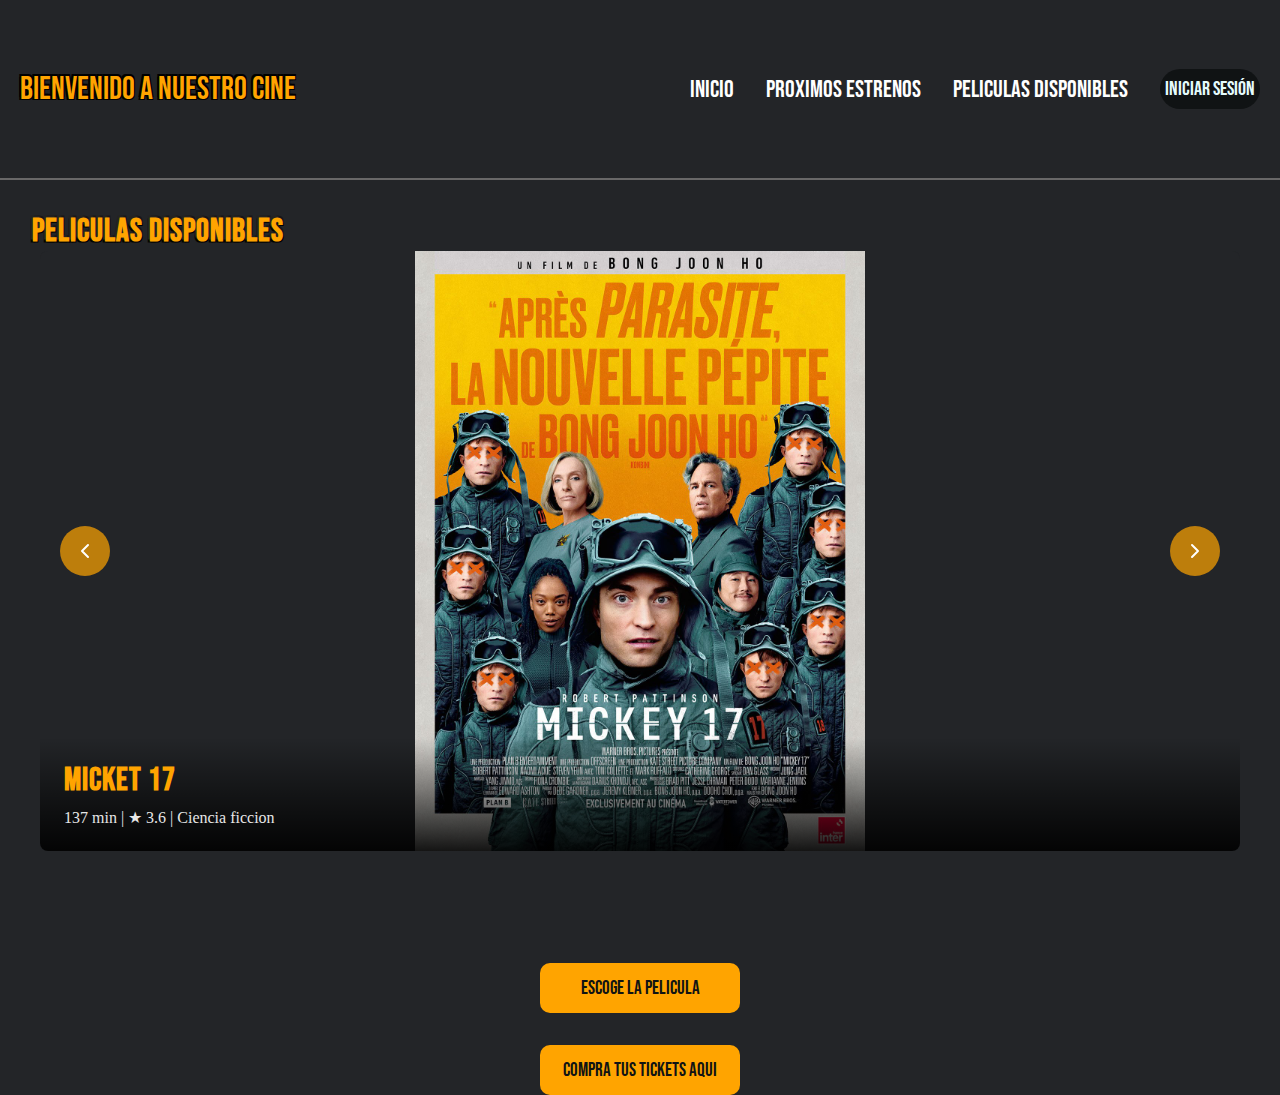
<file: index.html>
<!DOCTYPE html>
<html lang="en">
<head>
    <meta charset="UTF-8">
    <meta name="viewport" content="width=device-width, initial-scale=1.0">
    <title>cine unidos</title>
    <link rel="stylesheet" href="/css/style.css">
    <link href="https://cdn.jsdelivr.net/npm/bootstrap@5.3.3/dist/css/bootstrap.min.css"

</head>

<body>
    <header class="hero">
        <h1>Bienvenido a nuestro cine</h1>
        <nav>
            <ul class="menu">
                <li class="menu-item"><a href="">Inicio</a></li>
                <li class="menu-item"><a href="">proximos estrenos</a></li>
                <li class="menu-item"><a href="">Peliculas disponibles</a></li>
                <div id="user-status">
                    <button id="sesion">Iniciar sesion</button>
                </div>
            </ul>
        </nav>
    </header>
    <div class="modal">
        <div class="modal-content">        
            <form id="Login-Form" class="modal-form">
                <span class="close-modal">&times;</span>
                <h2 class="modal-title">Iniciar Sesion</h2>
                <div id="login-message" class="message"></div>
                <div class="form-group">
                    <label for="usuario">Usuario</label>
                    <input type="text" id="usuario" name="usuario" required>
                </div>
                <div class="form-group">
                    <label for="contraseña">Contraseña</label>
                    <input type="password" id="contraseña" name="contraseña" required>
                </div>
                <button type="submit" class="submit-btn">Ingresar</button>
                <button type="button" class="vuelta" id="otro-modal">¿No tienes una cuenta? Registrate</button>
            </form>
            <form id="register-form" class="modal-register">
                <span class="close-modal">&times;</span>
                <h2 class="modal-title">registrarse</h2>
                <div id="register-message" class="message"></div>
                <div class="form-group">
                    <label for="nombre">Nombre</label>
                    <input type="text" id="nombre" name="nombre" required>
                </div>
                <div class="form-group">
                    <label for="email">Email</label>
                    <input type="text" id="email" name="email" required>
                </div>
                <div class="form-group">
                    <label for="usuario">Usuario</label>
                    <input type="text" id="usuario-register" name="usuario" required>
                </div>
                <div class="form-group">
                    <label for="contraseña">Contraseña</label>
                    <input type="password" id="contraseña-register" name="contraseña" required>
                </div>
                <button  type="submit"  class="submit-btn">registrarse</button>
                <button type="button" class="vuelta" id="vueltaModal"></button>
            </form>
        </div>
    </div>
    <div id="mensaje-sesion" class="mensaje-sesion">
        <div class="mensaje-content">
            <span class="close-mensaje-sesion">&times;</span>
            <h2 class="mensaje-title">debes iniciar sesion primero</h2>
        </div>
    </div>
    <div class="modal-seleccionador">
        <div class="modal-content-seleccionador">
            <span class="close-modal-seleccionador">&times;</span>
            <h2 class="modal-title">Selecciona alguna de las peliculas disponibles</h2>
            <div class="carousel-container">
                <button class="carousel-btn prev-btn" aria-label="Película anterior">
                    <svg xmlns="http://www.w3.org/2000/svg" width="24" height="24" viewBox="0 0 24 24" fill="none" stroke="currentColor" stroke-width="2" stroke-linecap="round" stroke-linejoin="round">
                        <path d="M15 18l-6-6 6-6"/>
                    </svg>
                </button>       
                <div class="carousel-wrapper">
                    <ul class="carousel">
                        <li class="carousel-item">
                            <div class="movie-poster">
                                <img src="./img/a55e6a3b1771606323178493aae5e262.jpg" alt="Poster de Película 1" class="slider-img">
                            </div>
                            <div class="movie-info">
                                <h3>Mickey 17</h3>
                                <div class="movie-meta">
                                    <span class="duration">137 min</span>
                                    <span class="rating">★ 3.6</span>
                                    <span class="genre">Ciencia ficcion</span>
                                </div>
                            </div>
                        </li>                 
                        <li class="carousel-item">
                            <div class="movie-poster">
                                <img src="./img/MV5BNDRjY2E0ZmEtN2QwNi00NTEwLWI3MWItODNkMGYwYWFjNGE0XkEyXkFqcGc@._V1_.jpg" alt="Poster de Película 2" class="slider-img">
                            </div>
                            <div class="movie-info">
                                <h3>Capitan America: Brave new world</h3>
                                <div class="movie-meta">
                                    <span class="duration">122 min</span>
                                    <span class="rating">★ 3.0</span>
                                    <span class="genre">Super heroes</span>
                                </div>
                            </div>
                        </li>               
                        <li class="carousel-item">
                            <div class="movie-poster">
                                <img src="./img/MV5BOTM5ODBlOTAtYjcwZi00YzkzLWIzODEtMTM2MTZlNDFmMWU2XkEyXkFqcGc@._V1_FMjpg_UX1000_.jpg" alt="Poster de Película 3" class="slider-img">
                            </div>
                            <div class="movie-info">
                                <h3>Flow</h3>
                                <div class="movie-meta">
                                    <span class="duration">85 min</span>
                                    <span class="rating">★ 3.7</span>
                                    <span class="genre">Aventura</span>
                                </div>
                            </div>
                        </li 
                        <li class="carousel-item">
                            <div class="movie-poster">
                                <img src="./img/sonic-3-pelicula-4275727.jpg" alt="Poster de Película 4" class="slider-img">
                            </div>
                            <div class="movie-info">
                                <h3>Sonic 3</h3>
                                <div class="movie-meta">
                                    <span class="duration">109 min</span>
                                    <span class="rating">★ 3.5</span>
                                    <span class="genre">Aventura</span>
                                </div>
                            </div>
                        </li>
                    </ul>
                </div>
                
                <button class="carousel-btn next-btn" aria-label="Siguiente película">
                    <svg xmlns="http://www.w3.org/2000/svg" width="24" height="24" viewBox="0 0 24 24" fill="none" stroke="currentColor" stroke-width="2" stroke-linecap="round" stroke-linejoin="round">
                        <path d="M9 18l6-6-6-6"/>
                    </svg>
                </button>
            </div>
            
            <div class="carousel-dots"></div>
            
            <button type="button" class="submit-seleccionador">
                <span>Seleccionar y Comprar</span>
                <svg xmlns="http://www.w3.org/2000/svg" width="20" height="20" viewBox="0 0 24 24" fill="none" stroke="currentColor" stroke-width="2" stroke-linecap="round" stroke-linejoin="round">
                    <path d="M5 12h14M12 5l7 7-7 7"/>
                </svg>
            </button>
        </div>  
    </div>
    <main class="slider-container">
        <h2 class="peliculas-disponibles">Peliculas Disponibles</h2>
        <div class="slider">
            <div class="slider-track">
                <div class="slide">
                    <div class="img-container">
                        <img src="./img/a55e6a3b1771606323178493aae5e262.jpg" alt="Avengers: Endgame" class="slide-img">
                    </div>
                    <div class="slide-overlay">
                        <h3 class="slide-title">Micket 17</h3>
                        <p class="slide-info">137 min | ★ 3.6 | Ciencia ficcion</p>
                    </div>
                </div>
                
                <div class="slide">
                    <div class="img-container">
                        <img src="./img/MV5BNDRjY2E0ZmEtN2QwNi00NTEwLWI3MWItODNkMGYwYWFjNGE0XkEyXkFqcGc@._V1_.jpg" alt="Joker" class="slide-img">
                    </div>
                    <div class="slide-overlay">
                        <h3 class="slide-title">Capitan America: Brave new world</h3>
                        <p class="slide-info">122 min | ★ 3.0 | super heroes</p>
                    </div>
                </div>
                
                <div class="slide">
                    <div class="img-container">
                        <img src="./img/MV5BOTM5ODBlOTAtYjcwZi00YzkzLWIzODEtMTM2MTZlNDFmMWU2XkEyXkFqcGc@._V1_FMjpg_UX1000_.jpg" alt="Dune" class="slide-img">
                    </div>
                    <div class="slide-overlay">
                        <h3 class="slide-title">Dune</h3>
                        <p class="slide-info">85 min | ★ 3.6 | Aventura</p>
                    </div>
                </div>
                
                <div class="slide">
                    <div class="img-container">
                        <img src="./img/sonic-3-pelicula-4275727.jpg" alt="Sonic 3" class="slide-img">
                    </div>
                    <div class="slide-overlay">
                        <h3 class="slide-title">Sonic 3</h3>
                        <p class="slide-info">105 min | ★ 3.5 | Aventura</p>
                    </div>
                </div>
            </div>
            
            <button class="slider-nav prev-slide" aria-label="Película anterior">
                <svg xmlns="http://www.w3.org/2000/svg" width="24" height="24" viewBox="0 0 24 24" fill="none" stroke="currentColor" stroke-width="2" stroke-linecap="round" stroke-linejoin="round">
                    <path d="M15 18l-6-6 6-6"/>
                </svg>
            </button>
            
            <button class="slider-nav next-slide" aria-label="Siguiente película">
                <svg xmlns="http://www.w3.org/2000/svg" width="24" height="24" viewBox="0 0 24 24" fill="none" stroke="currentColor" stroke-width="2" stroke-linecap="round" stroke-linejoin="round">
                    <path d="M9 18l6-6-6-6"/>
                </svg>
            </button>
            
            <div class="slider-dots"></div>
        </div>
    </main>
    <section class="tickets">
        <button id="seleccionar">Escoge la pelicula</button>
        
        <button id="compra">Compra tus tickets aqui</button>
    </section>

    <script type="module" src="js/sesion.js"></script>
    <script type="module" src="js/peliculas.js";
    <script type="module" src="js/compra.js"></script>
    <script type="module" src="js/seleccionador.js"></script>
</body>
</html>
</file>
<file: css/style.css>
@import url('https://fonts.googleapis.com/css2?family=Alfa+Slab+One&family=Bebas+Neue&family=Lato:ital,wght@0,100;0,300;0,400;0,700;0,900;1,100;1,300;1,400;1,700;1,900&display=swap');

* {
    margin: 0;
    padding: 0;
    box-sizing: border-box;
}

body {
    background-color: #232528;
}
/* Estilos del modal */
.modal {
    position: fixed;
    top: 0;
    left: 0;
    right: 0;
    bottom: 0;
    background-color: rgba(10, 10, 10, 0.74);
    display: flex;
    justify-content: center;
    align-items: center;
    padding: 20px;
    z-index: 1000;
    opacity: 0;
    visibility: hidden;
    transition: all 0.3s ease;
}

.modal.active {
    opacity: 1;
    visibility: visible;
}

.modal-content {
    position: relative;
    width: 100%;
    max-width: 600px;
    background-color: white;
    border-radius: 6px;
    padding: 3rem 2rem;
    box-shadow: 0 4px 20px rgba(0, 0, 0, 0.15);
    transform: translateY(-20px);
    transition: transform 0.3s ease;
}

.modal.active .modal-content {
    transform: translateY(0);
}

.modal-form .close-modal,
.modal-register .close-modal {
    position: absolute;
    top: 15px;
    right: 20px;
    font-size: 28px;
    font-weight: bold;
    color: #888;
    cursor: pointer;
    transition: all 0.3s;
    line-height: 1;
}

.modal-form .close-modal:hover,
.modal-register .close-modal:hover{
    color: #333;
    transform: scale(1.1);
}
/* Modal Form Styles login*/
.modal-form {
    position: relative; 
    display: flex;
    flex-direction: column;
    gap: 1.5rem;
    opacity: 1;
    visibility: visible;
    transition: all 0.3s ease;
}

.modal-form.hidden {
    position: absolute;
    opacity: 0;
    visibility: hidden;
}

.form-group {
    display: flex;
    flex-direction: column;
    gap: 0.5rem;
}

.form-group label {
    font-weight: 500;
    color: #333;
}

.form-group input {
    padding: 0.75rem;
    border: 1px solid #ddd;
    border-radius: 4px;
    font-size: 1rem;
}

.submit-btn {
    padding: 0.75rem;
    background-color: #4a6bff;
    color: white;
    border: none;
    border-radius: 4px;
    font-size: 1rem;
    cursor: pointer;
    transition: background-color 0.3s;
}

.submit-btn:hover {
    background-color: #3a5bef;
}
.vuelta {
    display: inline-block;
    margin: 0 auto;
    text-align: center; 
    font-family: "Bebas Neue", sans-serif;
    font-size: 1.5rem;
    color: #252423;
    border-radius: 10px;
    max-width: 100;
    padding: 0.5rem; 
}
/* Modal Form Styles register*/
.modal-register {
    position: absolute;
    top: 0;
    left: 0;
    width: 100%;
    padding: 2,5rem 1,5rem;
    display: flex;
    flex-direction: column;
    gap: 1rem;
    opacity: 0;
    visibility: hidden;
    transition: all 0.3s ease;
}
.modal-register.active {
    position: relative;
    opacity: 1;
    visibility: visible;

}
#user-status {
    display: flex;
    align-items: center;
    gap: 1rem;
}

#user-status span {
    font-weight: 500;
    color: #fff8f8;
    font-size: 2rem;
}

#logout {
    background-color: #ff4a4a;
    color: white;
    border: none;
    border-radius: 4px;
    cursor: pointer;
    transition: background-color 0.3s;
}

#logout:hover {
    background-color: #e03a3a;
}
.message {
    padding: 0.75rem;
    margin: 1rem 0;
    border-radius: 4px;
    font-size: 0.9rem;
    text-align: center;
}

.message.success {
    background-color: #d4edda;
    color: #155724;
    border: 1px solid #c3e6cb;
}

.message.error {
    background-color: #f8d7da;
    color: #721c24;
    border: 1px solid #f5c6cb;
}
/* seleccionador de peliculas*/ 

.mensaje-sesion {
    position: fixed;
    top: 0;
    left: 0;
    right: 0;
    bottom: 0;
    background-color: rgba(10, 10, 10, 0.74);
    display: flex;
    justify-content: center;
    align-items: center;
    padding: 20px;
    z-index: 1000;
    opacity: 0;
    visibility: hidden;
    transition: opacity 0.3s ease, visibility 0.3s ease;
}

.mensaje-sesion.active {
    opacity: 1;
    visibility: visible;
}

.mensaje-content {
    position: relative;
    width: 100%;
    max-width: 600px;
    background-color: white;
    border-radius: 6px;
    padding: 3rem 2rem;
    box-shadow: 0 4px 20px rgba(0, 0, 0, 0.15);
    opacity: 0;
    transform: translateY(-20px);
    transition: transform 0.3s ease, opacity 0.3s ease;
}

.mensaje-sesion.active .mensaje-content {
    opacity: 1;
    transform: translateY(0);
}

/* Modal seleccionador de peliculas */
.modal-seleccionador {
    position: fixed;
    top: 0;
    left: 0;
    right: 0;
    bottom: 0;
    background-color: rgba(0, 0, 0, 0.8);
    display: flex;
    justify-content: center;
    align-items: center;
    z-index: 1000;
    opacity: 0;
    visibility: hidden;
    transition: opacity 0.3s ease, visibility 0.3s ease;
}

.modal-seleccionador.active {
    opacity: 1;
    visibility: visible;
}

.modal-content-seleccionador {
    position: relative;
    width: 90%;
    max-width: 800px;
    max-height: 90vh;
    background: #1a1a2e;
    border-radius: 12px;
    padding: 2rem;
    box-shadow: 0 10px 30px rgba(0, 0, 0, 0.5);
    transform: scale(0.95);
    transition: transform 0.3s ease;
    overflow-y: auto;
    color: white;
    border: 1px solid rgba(255, 255, 255, 0.1);
}

.modal-seleccionador.active .modal-content-seleccionador {
    transform: scale(1);
}

.modal-title {
    text-align: center;
    margin-bottom: 1.5rem;
    font-family: "Bebas Neue", sans-serif;
    font-size: 2rem;
    color: #FFA400; /* Cambiado para mejor contraste */
    letter-spacing: 1px;
}

.carousel-container {
    position: relative;
    width: 100%;
    margin: 0 auto 1.5rem;
}

.carousel-wrapper {
    width: 100%;
    overflow: hidden;
}

.carousel {
    display: flex;
    transition: transform 0.5s cubic-bezier(0.25, 0.46, 0.45, 0.94);
    list-style: none;
    padding: 0;
    margin: 0;
}

.carousel-item {
    min-width: 100%;
    padding: 0 10px;
    box-sizing: border-box;
}

.movie-poster {
    position: relative;
    width: 100%;
    height: 0;
    padding-bottom: 150%;
    overflow: hidden;
    border-radius: 8px;
    box-shadow: 0 5px 15px rgba(0, 0, 0, 0.3);
    margin-bottom: 1rem;
}

.slider-img {
    position: absolute;
    top: 0;
    left: 0;
    width: 100%;
    height: 100%;
    object-fit: cover;
    object-position: center;
    transition: transform 0.3s ease;
}

.carousel-item:hover .slider-img {
    transform: scale(1.03);
}

.movie-info {
    text-align: center;
}

.movie-info h3 {
    margin: 0 0 0.5rem;
    font-size: 1.5rem;
    font-family: "Bebas Neue", sans-serif;
    letter-spacing: 1px;
    color: white;
}

.movie-meta {
    display: flex;
    justify-content: center;
    gap: 1rem;
    font-size: 0.9rem;
    color: rgba(255, 255, 255, 0.7);
}

.movie-meta .rating {
    color: #FFA400;
}

.carousel-btn {
    position: absolute;
    top: 50%;
    transform: translateY(-50%);
    background: rgba(255, 164, 0, 0.7);
    color: white;
    border: none;
    width: 40px;
    height: 40px;
    border-radius: 50%;
    cursor: pointer;
    display: flex;
    align-items: center;
    justify-content: center;
    z-index: 10;
    transition: all 0.3s;
    outline: none;
}

.carousel-btn:hover {
    background: #FFA400;
    transform: translateY(-50%) scale(1.1);
}

.carousel-btn svg {
    width: 24px;
    height: 24px;
}

.prev-btn {
    left: -20px;
}

.next-btn {
    right: -20px;
}

.carousel-dots {
    display: flex;
    justify-content: center;
    gap: 10px;
    margin: 1.5rem 0;
}

.carousel-dots .dot {
    width: 10px;
    height: 10px;
    border-radius: 50%;
    background: rgba(255, 255, 255, 0.3);
    cursor: pointer;
    transition: all 0.3s;
}

.carousel-dots .dot.active {
    background: #FFA400;
    transform: scale(1.2);
}

.submit-seleccionador {
    display: flex;
    align-items: center;
    justify-content: center;
    gap: 8px;
    padding: 12px 24px;
    background: linear-gradient(135deg, #FFA400 0%, #FF8C00 100%);
    color: #1a1a2e;
    border: none;
    border-radius: 30px;
    font-size: 1rem;
    font-weight: 600;
    cursor: pointer;
    transition: all 0.3s;
    margin: 0 auto;
    width: auto;
    min-width: 200px;
    font-family: "Bebas Neue", sans-serif;
    letter-spacing: 1px;
    box-shadow: 0 4px 15px rgba(255, 164, 0, 0.3);
}

.submit-seleccionador:hover {
    transform: translateY(-2px);
    box-shadow: 0 6px 20px rgba(255, 164, 0, 0.4);
    background: linear-gradient(135deg, #FF8C00 0%, #FF7700 100%);
}

.submit-seleccionador svg {
    transition: transform 0.3s;
}

.submit-seleccionador:hover svg {
    transform: translateX(3px);
}

.close-modal-seleccionador {
    position: absolute;
    top: 15px;
    right: 15px;
    font-size: 28px;
    font-weight: bold;
    color: #aaa;
    cursor: pointer;
    transition: all 0.3s;
    line-height: 1;
    background: rgba(255, 255, 255, 0.1);
    width: 36px;
    height: 36px;
    border-radius: 50%;
    display: flex;
    align-items: center;
    justify-content: center;
    border: none;
}

.close-modal-seleccionador:hover {
    color: white;
    background: rgba(255, 255, 255, 0.2);
    transform: rotate(90deg);
}

@media (max-width: 768px) {
    .modal-content-seleccionador {
        width: 95%;
        padding: 1.5rem;
    }

    .prev-btn {
        left: -10px;
    }

    .next-btn {
        right: -10px;
    }

    .movie-poster {
        padding-bottom: 142.85%;
    }
}
.hero {
    height: 20vh;
    padding: 10px 20px;
    display: flex;
    flex-direction: row;
    justify-content: space-between;
    align-items: center;
    border-bottom: 2px solid #696868;
}

.hero h1 {
    font-family: "Bebas Neue", sans-serif;
    font-size: 2rem;
    font-weight: 200;
    color: #FFA400;
    text-shadow: -2px -2px 0 black, 1px -2px 0 black, -2px 1px 0 black, 1px 1px 0 black;
}

.hero button {
    cursor: pointer;
    width: 100px;
    height: 40px;
    font-family: "Bebas Neue", cursive;
    font-size: 20px;
    font-weight: 100;
    border-radius: 20px;
    background-color: #101314;
    color: rgb(230, 252, 253);
    border: none;
}

.menu {
    color: white;
    list-style: none;
    display: flex;
    gap: 2rem;
    align-items: center;
}
.menu a{
    text-decoration: none;
    
}
.menu a:visited{
    color: white;
}
.menu a:hover{
    text-decoration: none;
    color: white;
}
.menu-item{
    color: white;
    font-family: "Bebas Neue", cursive;
    font-size: 1.5rem;
}
.peliculas-disponibles{
    margin-left: 2rem;
    font-family: "Bebas Neue", sans-serif;
    font-size: 2rem;
    color: #FFA400;
    letter-spacing: 1px;
    text-shadow: -2px -2px 0 rgb(36, 35, 35), 1px -2px 0 rgb(24, 23, 23), -2px 1px 0 rgb(2, 2, 2), 1px 1px 0 black;
}
.slider-container {
    width: 100%;
    padding: 2rem 0;
    background-color: #232528; 
}

.slider {
    position: relative;
    max-width: 1200px;
    margin: 0 auto;
    overflow: hidden;
    border-radius: 8px;
    background-color: #232528;
}

.slider-track {
    display: flex;
    transition: transform 0.5s cubic-bezier(0.25, 0.46, 0.45, 0.94);
    height: 70vh; 
    max-height: 600px;
}

.slide {
    min-width: 100%;
    position: relative;
    display: flex;
    justify-content: center;
    align-items: center;
    background-color: #232528; 
}

.img-container {
    width: 100%;
    height: 100%;
    display: flex;
    justify-content: center;
    align-items: center;
    overflow: hidden;
}

.slide-img {
    height: 100%;
    width: auto;
    max-width: 100%;
    object-fit: contain; /* Muestra la imagen completa */
    display: block;
}

.slide-overlay {
    position: absolute;
    bottom: 0;
    left: 0;
    right: 0;
    background: linear-gradient(to top, rgba(0, 0, 0, 0.9), transparent);
    padding: 1.5rem;
    color: white;
}

.slide-title {
    font-family: "Bebas Neue", sans-serif;
    font-size: 2rem;
    margin-bottom: 0.5rem;
    letter-spacing: 1px;
    color: #FFA400; /* Color naranja como en tu diseño */
}

.slide-info {
    font-size: 1rem;
    opacity: 0.9;
}

/* Navegación del slider */
.slider-nav {
    position: absolute;
    top: 50%;
    transform: translateY(-50%);
    width: 50px;
    height: 50px;
    background: rgba(255, 164, 0, 0.7);
    border: none;
    border-radius: 50%;
    cursor: pointer;
    display: flex;
    align-items: center;
    justify-content: center;
    z-index: 10;
    transition: all 0.3s;
}

.slider-nav:hover {
    background: #FFA400;
    transform: translateY(-50%) scale(1.1);
}

.slider-nav svg {
    width: 24px;
    height: 24px;
    color: white;
}

.prev-slide {
    left: 20px;
}

.next-slide {
    right: 20px;
}

/* Puntos indicadores */
.slider-dots {
    position: absolute;
    bottom: 20px;
    left: 0;
    right: 0;
    display: flex;
    justify-content: center;
    gap: 10px;
}

.slider-dots .dot {
    width: 12px;
    height: 12px;
    border-radius: 50%;
    background: rgba(255, 255, 255, 0.3);
    cursor: pointer;
    transition: all 0.3s;
}

.slider-dots .dot.active {
    background: #FFA400;
    transform: scale(1.2);
}

/* Responsive */
@media (max-width: 768px) {
    .slider-track {
        height: 50vh;
    }
    
    .slide-title {
        font-size: 1.5rem;
    }
    
    .slider-nav {
        width: 40px;
        height: 40px;
    }
}

@media (max-width: 480px) {
    .slider-track {
        height: 40vh;
    }
    
    .slide-overlay {
        padding: 1rem;
    }
    
    .slide-title {
        font-size: 1.3rem;
    }
    
    .slide-info {
        font-size: 0.9rem;
    }
}
@media (max-width: 768px) {
    .slider-track {
        height: 400px;
    }
    
    .slide-title {
        font-size: 2rem;
    }
    
    .slide-info {
        font-size: 1rem;
    }
    
    .slider-nav {
        width: 40px;
        height: 40px;
    }
}

@media (max-width: 480px) {
    .slider-track {
        height: 300px;
    }
    
    .slide-overlay {
        padding: 1rem;
    }
    
    .slide-title {
        font-size: 1.5rem;
    }
}
.tickets{
    display: flex;
    flex-direction: column;
    gap: 2rem;
    margin-top: 5rem;
    justify-content: center;
    align-items:  center;
}

.tickets button {
    width: 200px; 
    height: 50px; 
    font-family: "Bebas Neue", cursive;
    font-size: 1.2rem;
    background-color: #FFA400;
    color: #101314;
    border: none;
    border-radius: 10px;
    cursor: pointer;
}
</file>
